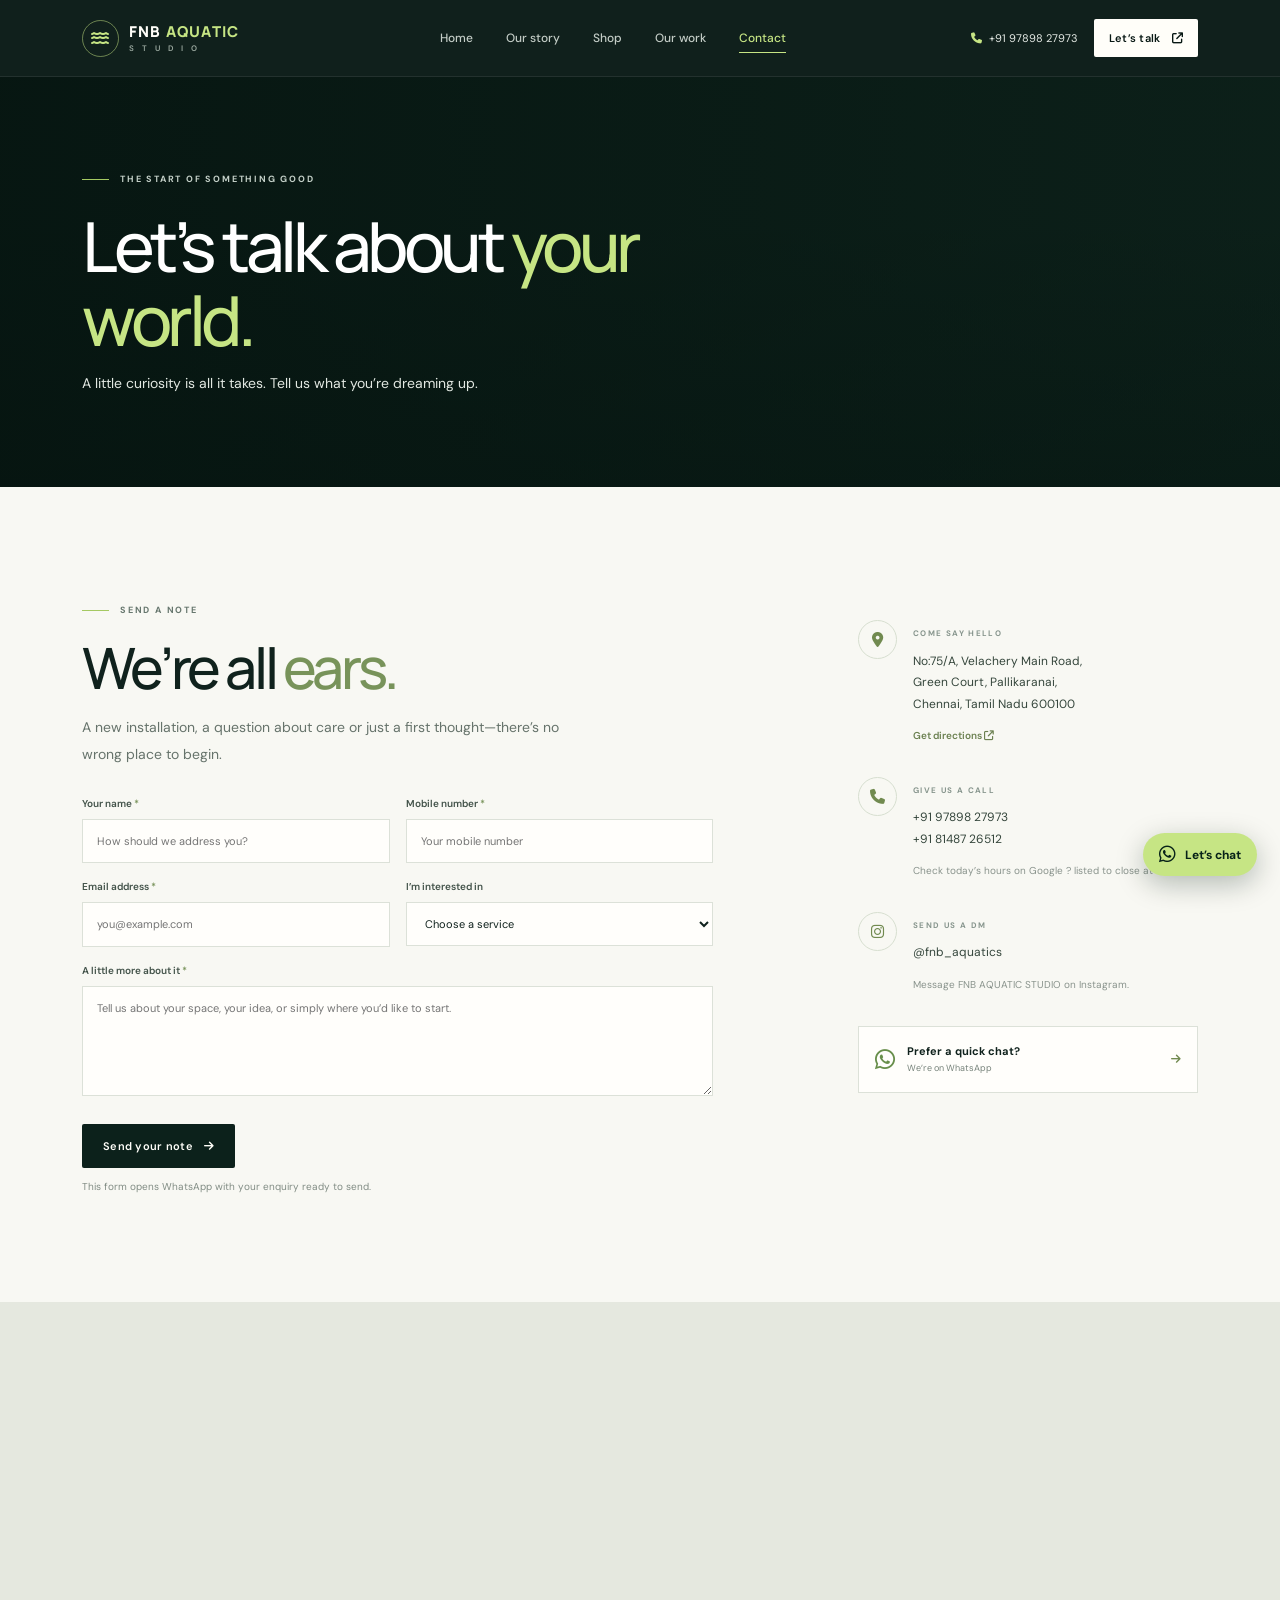
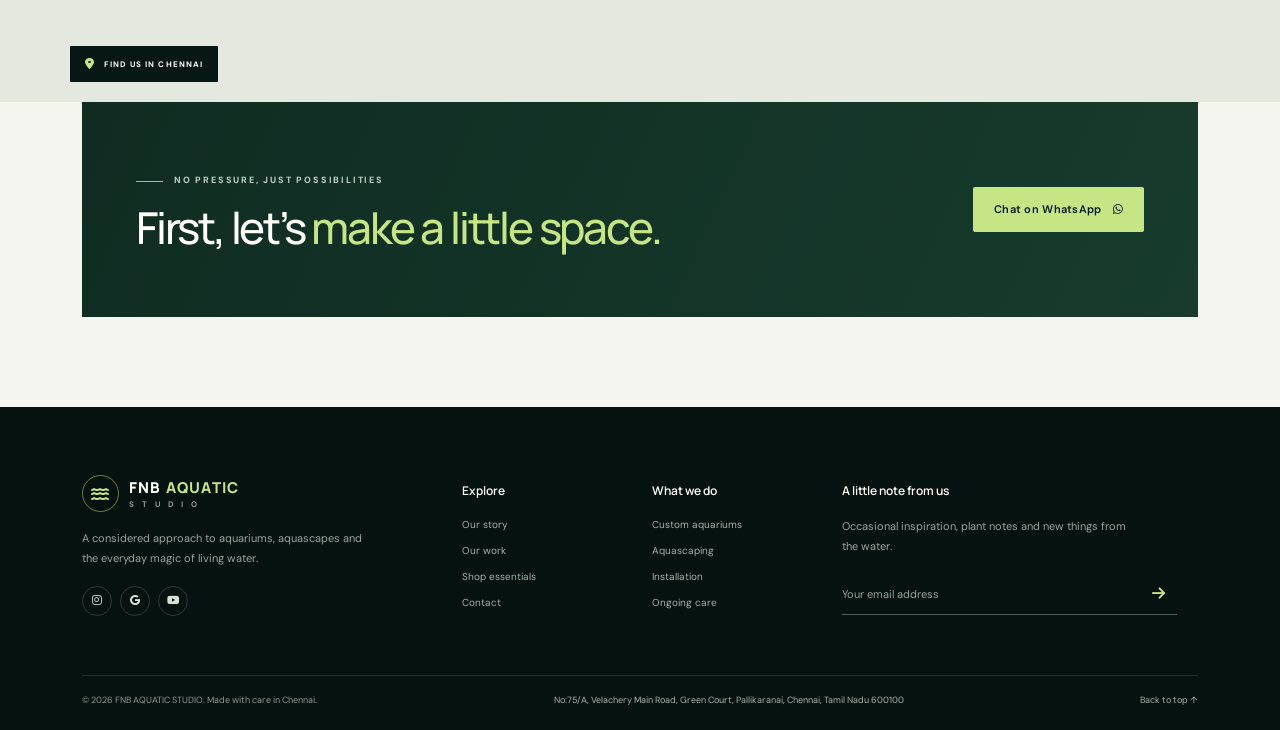
<file: contact.html>
<!doctype html>
<html lang="en">
<head>
  <meta charset="utf-8"><meta name="viewport" content="width=device-width, initial-scale=1"><meta name="theme-color" content="#061411">
  <title>Contact FNB AQUATIC STUDIO | Custom Aquariums in Chennai</title><meta name="description" content="Talk to FNB AQUATIC STUDIO about a custom aquarium, aquascape or maintenance plan. Visit us at No:75/A, Velachery Main Road, Green Court, Pallikaranai, Chennai 600100, or call +91 97898 27973.">
  <meta property="og:type" content="website"><meta property="og:title" content="Let’s talk aquariums | FNB AQUATIC STUDIO"><meta property="og:description" content="Have an idea, a question or just a little curiosity? We’d love to hear from you."><meta property="og:image" content="https://images.unsplash.com/photo-1546026423-cc4642628d2b?auto=format&fit=crop&w=1600&q=85">
  <link rel="preconnect" href="https://fonts.googleapis.com"><link rel="preconnect" href="https://fonts.gstatic.com" crossorigin><link href="https://fonts.googleapis.com/css2?family=DM+Sans:wght@400;500;600;700&family=Manrope:wght@400;500;600;700;800&display=swap" rel="stylesheet"><link href="https://cdn.jsdelivr.net/npm/bootstrap@5.3.3/dist/css/bootstrap.min.css" rel="stylesheet"><link rel="stylesheet" href="https://cdnjs.cloudflare.com/ajax/libs/font-awesome/6.5.2/css/all.min.css"><link rel="stylesheet" href="https://unpkg.com/aos@2.3.4/dist/aos.css"><link rel="stylesheet" href="https://cdn.jsdelivr.net/npm/swiper@11/swiper-bundle.min.css"><link rel="stylesheet" href="css/style.css">
  <script type="application/ld+json">{"@context":"https://schema.org","@type":"ContactPage","name":"Contact FNB AQUATIC STUDIO","mainEntity":{"@type":"LocalBusiness","name":"FNB AQUATIC STUDIO","telephone":"+919789827973","contactPoint":{"@type":"ContactPoint","telephone":"+918148726512","contactType":"customer service"},"address":{"@type":"PostalAddress","streetAddress":"No:75/A, Velachery Main Road, Green Court","addressLocality":"Pallikaranai, Chennai","addressRegion":"Tamil Nadu","postalCode":"600100","addressCountry":"IN"}}}</script>
</head>
<body>
  <div class="site-loader" aria-hidden="true"><span class="loader-mark"><i class="fa-solid fa-fish-fins"></i></span><span class="loader-word">FNB AQUATIC STUDIO</span></div>
  <header id="top" class="site-header"><nav class="navbar navbar-expand-lg" aria-label="Main navigation"><div class="container"><a class="navbar-brand brand-lockup" href="index.html" aria-label="FNB AQUATIC STUDIO home"><span class="brand-symbol"><i class="fa-solid fa-water"></i></span><span>FNB<span class="brand-accent"> AQUATIC</span><small>S T U D I O</small></span></a><button class="navbar-toggler" type="button" data-bs-toggle="collapse" data-bs-target="#mainNav" aria-controls="mainNav" aria-expanded="false" aria-label="Toggle navigation"><span class="navbar-toggler-icon"><i class="fa-solid fa-bars"></i></span></button><div class="collapse navbar-collapse" id="mainNav"><ul class="navbar-nav mx-auto"><li class="nav-item"><a class="nav-link" href="index.html">Home</a></li><li class="nav-item"><a class="nav-link" href="about.html">Our story</a></li><li class="nav-item"><a class="nav-link" href="products.html">Shop</a></li><li class="nav-item"><a class="nav-link" href="works.html">Our work</a></li><li class="nav-item"><a class="nav-link active" aria-current="page" href="contact.html">Contact</a></li></ul><div class="nav-actions"><a class="nav-phone" href="tel:+919789827973"><i class="fa-solid fa-phone"></i><span>+91 97898 27973</span></a><a class="btn btn-cream btn-sm" href="https://wa.me/919789827973?text=Hello%2C%20I%20would%20like%20to%20know%20more%20about%20your%20aquarium%20services." target="_blank" rel="noopener noreferrer">Let’s talk <i class="fa-solid fa-arrow-up-right-from-square ms-2"></i></a></div></div></div></nav></header>
  <main><section class="page-hero contact-hero"><div class="page-hero-shade"></div><div class="container page-hero-content" data-aos="fade-up"><span class="eyebrow eyebrow-light"><span class="eyebrow-line"></span> THE START OF SOMETHING GOOD</span><h1>Let’s talk about <em>your world.</em></h1><p>A little curiosity is all it takes. Tell us what you’re dreaming up.</p></div></section>
    <section class="contact-section section-pad"><div class="container"><div class="row g-5"><div class="col-lg-7" data-aos="fade-up"><span class="eyebrow"><span class="eyebrow-line"></span> SEND A NOTE</span><h2 class="display-heading">We’re all <em>ears.</em></h2><p class="body-copy contact-lead">A new installation, a question about care or just a first thought—there’s no wrong place to begin.</p>
      <form class="contact-form" data-contact-form>
        <div class="row g-3"><div class="col-md-6"><label for="contactName">Your name <span>*</span></label><input id="contactName" name="name" type="text" autocomplete="name" placeholder="How should we address you?" required></div><div class="col-md-6"><label for="contactPhone">Mobile number <span>*</span></label><input id="contactPhone" name="phone" type="tel" inputmode="tel" autocomplete="tel" pattern="[0-9+(). -]{7,20}" placeholder="Your mobile number" required></div><div class="col-md-6"><label for="contactEmail">Email address <span>*</span></label><input id="contactEmail" name="email" type="email" autocomplete="email" placeholder="you@example.com" required></div><div class="col-md-6"><label for="contactService">I’m interested in</label><select id="contactService" name="service"><option value="">Choose a service</option><option>Custom aquarium design</option><option>Aquarium installation</option><option>Maintenance and care</option><option>Products and plants</option><option>Something else</option></select></div><div class="col-12"><label for="contactMessage">A little more about it <span>*</span></label><textarea id="contactMessage" name="message" rows="5" placeholder="Tell us about your space, your idea, or simply where you’d like to start." required></textarea></div><div class="col-12"><button class="btn btn-dark-green" type="submit">Send your note <i class="fa-solid fa-arrow-right ms-2"></i></button><p class="form-feedback contact-feedback" aria-live="polite">This form opens WhatsApp with your enquiry ready to send.</p></div></div>
      </form></div>
      <aside class="col-lg-4 offset-lg-1 contact-details" data-aos="fade-up" data-aos-delay="100"><div class="contact-detail"><span class="detail-icon"><i class="fa-solid fa-location-dot"></i></span><div><span class="card-kicker">COME SAY HELLO</span><p>No:75/A, Velachery Main Road,<br>Green Court, Pallikaranai,<br>Chennai, Tamil Nadu 600100</p><a href="https://www.google.com/maps?cid=12288504352378190174" target="_blank" rel="noopener noreferrer">Get directions <i class="fa-solid fa-arrow-up-right-from-square"></i></a></div></div><div class="contact-detail"><span class="detail-icon"><i class="fa-solid fa-phone"></i></span><div><span class="card-kicker">GIVE US A CALL</span><p><a href="tel:+919789827973">+91 97898 27973</a><br><a href="tel:+918148726512">+91 81487 26512</a></p><span class="detail-sub"><a href="https://www.google.com/maps?cid=12288504352378190174" target="_blank" rel="noopener noreferrer">Check today’s hours on Google ? listed to close at 10 PM</a></span></div></div><div class="contact-detail"><span class="detail-icon"><i class="fa-brands fa-instagram"></i></span><div><span class="card-kicker">SEND US A DM</span><p><a href="https://www.instagram.com/fnb_aquatics/" target="_blank" rel="noopener noreferrer">@fnb_aquatics</a></p><span class="detail-sub">Message FNB AQUATIC STUDIO on Instagram.</span></div></div><a class="contact-whatsapp" href="https://wa.me/919789827973?text=Hello%2C%20I%20would%20like%20to%20know%20more%20about%20your%20aquarium%20services." target="_blank" rel="noopener noreferrer"><i class="fa-brands fa-whatsapp"></i><span><strong>Prefer a quick chat?</strong><small>We’re on WhatsApp</small></span><i class="fa-solid fa-arrow-right"></i></a></aside></div></div></section>
    <section class="map-section"><iframe title="Map showing the FNB AQUATIC STUDIO area in Chennai" src="https://maps.google.com/maps?q=FNB%20Aquatic%20Studio%2C%20No%3A75%2FA%2C%20Velachery%20Main%20Road%2C%20Green%20Court%2C%20Pallikaranai%2C%20Chennai%2C%20Tamil%20Nadu%20600100&amp;output=embed" loading="lazy" referrerpolicy="no-referrer-when-downgrade" allowfullscreen></iframe><div class="map-label"><i class="fa-solid fa-location-dot"></i><span>FIND US IN CHENNAI</span></div></section>
    <section class="closing-cta"><div class="container"><div class="cta-panel"><div><span class="eyebrow eyebrow-light"><span class="eyebrow-line"></span> NO PRESSURE, JUST POSSIBILITIES</span><h2>First, let’s <em>make a little space.</em></h2></div><a class="btn btn-lime" href="https://wa.me/919789827973?text=Hello%2C%20I%20would%20like%20to%20know%20more%20about%20your%20aquarium%20services." target="_blank" rel="noopener noreferrer">Chat on WhatsApp <i class="fa-brands fa-whatsapp ms-2"></i></a></div></div></section>
  </main>
  <footer class="site-footer"><div class="container"><div class="row gy-5 footer-main"><div class="col-lg-4"><a class="brand-lockup footer-brand" href="index.html"><span class="brand-symbol"><i class="fa-solid fa-water"></i></span><span>FNB<span class="brand-accent"> AQUATIC</span><small>S T U D I O</small></span></a><p class="footer-intro">A considered approach to aquariums, aquascapes and the everyday magic of living water.</p><div class="social-links"><a href="https://www.instagram.com/fnb_aquatics/" aria-label="Instagram"><i class="fa-brands fa-instagram"></i></a><a href="https://www.google.com/maps?cid=12288504352378190174" aria-label="Google reviews"><i class="fa-brands fa-google"></i></a><a href="https://www.youtube.com/@FNB-AQUATICS" aria-label="YouTube"><i class="fa-brands fa-youtube"></i></a></div></div><div class="col-6 col-lg-2"><h2 class="footer-title">Explore</h2><a href="about.html">Our story</a><a href="works.html">Our work</a><a href="products.html">Shop essentials</a><a href="contact.html">Contact</a></div><div class="col-6 col-lg-2"><h2 class="footer-title">What we do</h2><a href="contact.html">Custom aquariums</a><a href="contact.html">Aquascaping</a><a href="contact.html">Installation</a><a href="contact.html">Ongoing care</a></div><div class="col-lg-4"><h2 class="footer-title">A little note from us</h2><p class="footer-intro">Occasional inspiration, plant notes and new things from the water.</p><form class="newsletter-form" data-newsletter><label class="visually-hidden" for="newsletterEmail">Your email address</label><input id="newsletterEmail" type="email" placeholder="Your email address" required><button type="submit" aria-label="Subscribe"><i class="fa-solid fa-arrow-right"></i></button></form><p class="form-feedback newsletter-feedback" aria-live="polite"></p></div></div><div class="footer-bottom"><span>© <span data-year></span> FNB AQUATIC STUDIO. Made with care in Chennai.</span><a href="contact.html">No:75/A, Velachery Main Road, Green Court, Pallikaranai, Chennai, Tamil Nadu 600100</a><a href="#top" class="back-top">Back to top ↑</a></div></div></footer>
  <a class="whatsapp-float" href="https://wa.me/919789827973?text=Hello%2C%20I%20would%20like%20to%20know%20more%20about%20your%20aquarium%20services." target="_blank" rel="noopener noreferrer" aria-label="Chat with FNB AQUATIC STUDIO on WhatsApp"><i class="fa-brands fa-whatsapp"></i><span>Let’s chat</span></a><button class="scroll-top" type="button" aria-label="Scroll to top"><i class="fa-solid fa-arrow-up"></i></button>
  <script src="https://cdn.jsdelivr.net/npm/bootstrap@5.3.3/dist/js/bootstrap.bundle.min.js"></script><script src="https://cdn.jsdelivr.net/npm/swiper@11/swiper-bundle.min.js"></script><script src="https://unpkg.com/aos@2.3.4/dist/aos.js"></script><script src="js/main.js"></script>
</body>
</html>
</file>
<file: css/style.css>
:root {
  --ink: #10221d;
  --deep: #071713;
  --deep-2: #0c211b;
  --muted: #78847d;
  --paper: #f5f5ef;
  --white: #fffef9;
  --lime: #c6e584;
  --lime-dark: #a5c962;
  --line: rgba(23, 48, 39, .14);
  --serif: "Manrope", sans-serif;
  --sans: "DM Sans", sans-serif;
  --ease: cubic-bezier(.2, .75, .25, 1);
}
* { box-sizing: border-box; }
html { scroll-behavior: smooth; scroll-padding-top: 90px; }
body { margin: 0; color: var(--ink); background: var(--paper); font-family: var(--sans); font-size: 15px; -webkit-font-smoothing: antialiased; }
body.modal-open { overflow: hidden; }
img { display: block; max-width: 100%; }
a { color: inherit; text-decoration: none; }
button, input, select, textarea { font: inherit; }
::selection { color: var(--deep); background: var(--lime); }
.site-loader { position: fixed; z-index: 2000; inset: 0; display: flex; align-items: center; justify-content: center; flex-direction: column; gap: 13px; color: var(--lime); background: var(--deep); transition: opacity .55s ease, visibility .55s ease; }
.site-loader.is-hidden { visibility: hidden; opacity: 0; }
.loader-mark { font-size: 34px; animation: loader-float 1.2s ease-in-out infinite alternate; }
.loader-word { font: 700 10px var(--serif); letter-spacing: .3em; }
@keyframes loader-float { to { transform: translateY(-9px); } }
.site-header { position: sticky; z-index: 1000; top: 0; color: var(--white); background: rgba(7, 23, 19, .96); border-bottom: 1px solid rgba(255,255,255,.08); backdrop-filter: blur(18px); }
.navbar { min-height: 76px; padding: 12px 0; }
.brand-lockup { display: inline-flex; align-items: center; gap: 10px; color: var(--white); font: 800 15px/1 var(--serif); letter-spacing: .08em; }
.brand-lockup:hover { color: var(--white); }
.brand-lockup small { display: block; margin-top: 5px; font: 600 8px/1 var(--sans); letter-spacing: .37em; color: #9aa89f; }
.brand-accent { color: var(--lime); }
.brand-symbol { display: grid; width: 37px; height: 37px; place-items: center; color: var(--lime); border: 1px solid rgba(198,229,132,.5); border-radius: 50%; font-size: 16px; }
.navbar-nav { gap: 9px; }
.navbar-nav .nav-link { position: relative; padding: 11px 12px !important; color: #c3ccc6; font-size: 12px; font-weight: 500; transition: color .2s ease; }
.navbar-nav .nav-link::after { position: absolute; right: 12px; bottom: 5px; left: 12px; height: 1px; background: var(--lime); content: ""; transform: scaleX(0); transform-origin: left; transition: transform .25s ease; }
.navbar-nav .nav-link:hover, .navbar-nav .nav-link.active { color: var(--lime); }
.navbar-nav .nav-link:hover::after, .navbar-nav .nav-link.active::after { transform: scaleX(1); }
.navbar-toggler { border-color: rgba(255,255,255,.24); box-shadow: none !important; }
.navbar-toggler-icon { display: grid; width: 24px; height: 24px; place-items: center; color: var(--white); background: none; font-size: 17px; }
.nav-actions { display: flex; align-items: center; gap: 16px; }
.nav-phone { color: #e6ebe6; font-size: 11px; white-space: nowrap; }
.nav-phone i { margin-right: 7px; color: var(--lime); }
.btn { border-radius: 2px; padding: 13px 20px; font-size: 11px; font-weight: 600; letter-spacing: .025em; transition: transform .2s var(--ease), background .2s ease, color .2s ease; }
.btn:hover { transform: translateY(-2px); }
.btn-sm { padding: 10px 14px; }
.btn-cream { color: var(--deep); background: var(--white); }
.btn-cream:hover { color: var(--deep); background: var(--lime); }
.btn-lime { color: var(--deep); background: var(--lime); }
.btn-lime:hover { color: var(--deep); background: #daf6a5; }
.btn-outline-light { border: 1px solid rgba(255,255,255,.55); color: white; }
.btn-outline-light:hover { color: var(--deep); background: white; }
.btn-dark-green { color: var(--white); background: var(--deep-2); }
.btn-dark-green:hover { color: var(--deep); background: var(--lime); }
.home-hero { position: relative; min-height: min(750px, calc(100svh - 76px)); overflow: hidden; color: white; background: var(--deep); }
.hero-image { position: absolute; inset: 0; background: url("https://images.unsplash.com/photo-1524704654690-b56c05c78a00?auto=format&fit=crop&w=2200&q=90") center 54%/cover; transform: scale(1.025); animation: hero-zoom 14s ease-out forwards; }
@keyframes hero-zoom { to { transform: scale(1.09); } }
.hero-shade, .page-hero-shade { position: absolute; inset: 0; background: linear-gradient(90deg, rgba(5,19,15,.9) 0%, rgba(5,19,15,.71) 43%, rgba(5,19,15,.08) 100%), linear-gradient(0deg, rgba(5,19,15,.58), transparent 45%); }
.hero-content { position: relative; display: flex; min-height: min(750px, calc(100svh - 76px)); align-items: center; }
.hero-copy { max-width: 680px; padding: 84px 0 115px; }
.eyebrow { display: inline-flex; align-items: center; gap: 11px; color: #66766d; font-size: 9px; font-weight: 700; letter-spacing: .2em; }
.eyebrow-light { color: #c4d0c8; }
.eyebrow-line { display: inline-block; width: 27px; height: 1px; background: var(--lime-dark); }
.hero-copy h1, .page-hero h1 { max-width: 720px; margin: 24px 0 19px; font: 500 clamp(44px, 7.2vw, 82px)/1.08 var(--serif); letter-spacing: -.065em; }
.hero-copy h1 em, .page-hero h1 em, .display-heading em, .cta-panel h2 em { color: var(--lime); font-style: normal; }
.hero-copy > p, .page-hero-content > p { max-width: 480px; margin: 0; color: #e2e8e2; font-size: 15px; line-height: 1.8; }
.hero-buttons { display: flex; flex-wrap: wrap; gap: 12px; margin-top: 30px; }
.hero-note { display: flex; align-items: center; gap: 9px; margin-top: 54px; color: #c6d0c9; font-size: 10px; letter-spacing: .04em; }
.note-dot { width: 6px; height: 6px; border-radius: 50%; background: var(--lime); box-shadow: 0 0 14px var(--lime); }
.hero-scroll { position: absolute; bottom: 37px; left: 12px; display: flex; align-items: center; gap: 14px; color: #d4ddd6; font-size: 8px; letter-spacing: .18em; }
.hero-scroll i { color: var(--lime); animation: scroll-bob 1.5s ease infinite; }
@keyframes scroll-bob { 50% { transform: translateY(5px); } }
.hero-index { position: absolute; right: 25px; bottom: 42px; display: flex; align-items: center; gap: 10px; color: #e5eae6; font-size: 9px; }
.hero-index > span:first-child { color: var(--lime); }
.index-rule { width: 47px; height: 1px; background: rgba(255,255,255,.47); }
.hero-orb { position: absolute; z-index: 1; border: 1px solid rgba(198,229,132,.25); border-radius: 50%; pointer-events: none; }
.orb-one { top: 16%; right: 15%; width: 140px; height: 140px; animation: orb-float 7s ease-in-out infinite alternate; }
.orb-two { right: 28%; bottom: 18%; width: 44px; height: 44px; background: rgba(198,229,132,.08); animation: orb-float 5s ease-in-out infinite alternate-reverse; }
@keyframes orb-float { to { transform: translate3d(0,-18px,0); } }
.section-pad { padding: 108px 0; }
.display-heading { max-width: 700px; margin: 17px 0 0; font: 500 clamp(34px, 4.8vw, 57px)/1.14 var(--serif); letter-spacing: -.06em; }
.display-heading em { color: #78935a; }
.body-copy { color: #66736b; font-size: 14px; line-height: 1.9; }
.text-link { display: inline-flex; align-items: center; gap: 15px; margin-top: 15px; color: var(--ink); font-size: 11px; font-weight: 700; transition: gap .2s ease; }
.text-link:hover { gap: 21px; color: #617746; }
.text-link i { color: #81985a; }
.intro-section { background: var(--paper); }
.stat-row { display: grid; grid-template-columns: repeat(4,1fr); margin-top: 76px; padding-top: 27px; border-top: 1px solid var(--line); }
.stat-item { display: flex; flex-direction: column; gap: 7px; padding: 0 18px; border-right: 1px solid var(--line); }
.stat-item:first-child { padding-left: 0; }
.stat-item:last-child { border: 0; }
.stat-item strong { color: var(--ink); font: 600 clamp(28px, 4vw, 42px)/1 var(--serif); letter-spacing: -.06em; }
.stat-item strong > i:not(.stat-star) { color: #839b5e; font-style: normal; }
.stat-item > span { color: var(--muted); font-size: 10px; }
.stat-star { margin-left: 7px; color: #90a666; font-size: 13px; vertical-align: middle; }
.section-dark { color: var(--white); background: var(--deep); }
.section-dark .display-heading { color: var(--white); }
.section-dark .display-heading em { color: var(--lime); }
.section-heading-row { display: flex; align-items: flex-end; justify-content: space-between; gap: 30px; }
.text-link-light { color: #e4e9e4; }
.project-card { display: block; height: 100%; color: inherit; }
.project-image { position: relative; overflow: hidden; aspect-ratio: 1.17/1; background: #18352a; }
.project-image img, .shop-image img { width: 100%; height: 100%; object-fit: cover; transition: transform .65s var(--ease); }
.project-card:hover .project-image img, .shop-card:hover .shop-image img { transform: scale(1.06); }
.project-arrow { position: absolute; right: 15px; bottom: 15px; display: grid; width: 38px; height: 38px; place-items: center; color: var(--deep); background: var(--lime); border-radius: 50%; transition: transform .2s ease; }
.project-card:hover .project-arrow { transform: rotate(45deg); }
.project-info { padding-top: 18px; }
.card-kicker { color: #87958d; font-size: 8px; font-weight: 700; letter-spacing: .17em; }
.project-info h3 { margin: 9px 0 5px; font: 600 20px var(--serif); letter-spacing: -.04em; }
.project-info p { margin: 0; color: #a5b0a9; font-size: 11px; line-height: 1.7; }
.products-section { background: #f8f8f3; }
.shop-card { display: block; padding-bottom: 5px; color: var(--ink); }
.shop-image { position: relative; height: 280px; overflow: hidden; background: #e5e9de; }
.shop-tag { position: absolute; top: 14px; left: 14px; padding: 8px 10px; color: var(--ink); background: rgba(248,248,243,.9); font-size: 8px; font-weight: 700; letter-spacing: .12em; }
.shop-info { display: flex; align-items: flex-start; justify-content: space-between; gap: 10px; padding-top: 17px; }
.shop-info h3 { margin: 0 0 5px; font: 600 16px var(--serif); letter-spacing: -.025em; }
.shop-info p { margin: 0; color: var(--muted); font-size: 11px; }
.shop-price { padding-top: 1px; color: #5e7248; font-size: 12px; font-weight: 700; white-space: nowrap; }
.shop-meta { display: flex; justify-content: space-between; margin-top: 16px; padding-top: 12px; border-top: 1px solid var(--line); color: #80975b; font-size: 10px; }
.shop-meta small { color: #89928d; }
.shop-meta > span:last-child { color: var(--ink); font-weight: 600; }
.shop-meta > span:last-child i { margin-left: 5px; color: #82965d; }
.quote-section { position: relative; overflow: hidden; color: white; background: #0b211b; }
.quote-backdrop { position: absolute; inset: 0; opacity: .14; background: url("https://images.unsplash.com/photo-1546026423-cc4642628d2b?auto=format&fit=crop&w=1800&q=75") center/cover; }
.quote-heading { position: relative; margin-bottom: 43px; }
.quote-heading .display-heading { max-width: none; }
.quote-heading .display-heading em { color: var(--lime); }
.review-swiper { max-width: 850px; padding-bottom: 55px; }
.review-card { max-width: 650px; margin: auto; padding: 32px; border: 1px solid rgba(255,255,255,.14); background: rgba(255,255,255,.055); backdrop-filter: blur(14px); }
.review-stars { color: var(--lime); font-size: 13px; letter-spacing: .2em; }
.review-card blockquote { margin: 20px 0 28px; color: #f5f6f1; font: 400 clamp(18px, 3vw, 25px)/1.6 var(--serif); letter-spacing: -.025em; }
.review-person { display: flex; align-items: center; gap: 12px; }
.review-person img { width: 42px; height: 42px; border-radius: 50%; object-fit: cover; }
.review-person div { display: flex; flex-direction: column; gap: 3px; }
.review-person strong { font-size: 11px; }
.review-person div > span { color: #9ba9a0; font-size: 9px; }
.review-google { margin-left: auto; color: #b4c5b9; font-size: 10px; }
.swiper-pagination-bullet { background: #b7c3bc; opacity: .45; }
.swiper-pagination-bullet-active { background: var(--lime); opacity: 1; }
.premium-accordion { border-top: 1px solid var(--line); }
.premium-accordion .accordion-item { border: 0; border-bottom: 1px solid var(--line); background: transparent; }
.premium-accordion .accordion-button { padding: 21px 0; color: var(--ink); background: transparent; box-shadow: none; font: 600 14px var(--serif); }
.premium-accordion .accordion-button:not(.collapsed) { color: #6d844e; }
.premium-accordion .accordion-button::after { width: 15px; height: 15px; background-size: 15px; }
.premium-accordion .accordion-body { max-width: 620px; padding: 0 35px 21px 0; color: #77837b; font-size: 12px; line-height: 1.8; }
.closing-cta { padding: 0 0 90px; background: var(--paper); }
.cta-panel { display: flex; align-items: center; justify-content: space-between; gap: 30px; min-height: 215px; padding: 42px 54px; color: var(--white); background: linear-gradient(115deg,#102c22,#173b2d); }
.cta-panel h2 { max-width: 600px; margin: 13px 0 0; font: 500 clamp(28px,4.5vw,44px)/1.2 var(--serif); letter-spacing: -.05em; }
.cta-panel .btn { flex-shrink: 0; }
.site-footer { padding: 68px 0 22px; color: #e6ece6; background: #06120f; }
.footer-main { padding-bottom: 52px; }
.footer-brand { margin-bottom: 17px; }
.footer-intro { max-width: 285px; margin: 0 0 17px; color: #99a69e; font-size: 11px; line-height: 1.8; }
.social-links { display: flex; gap: 8px; }
.social-links a { display: grid; width: 30px; height: 30px; place-items: center; color: #d8e1d9; border: 1px solid rgba(255,255,255,.16); border-radius: 50%; font-size: 11px; transition: color .2s ease, background .2s ease; }
.social-links a:hover { color: var(--deep); background: var(--lime); }
.footer-title { margin: 7px 0 18px; color: var(--white); font: 600 12px var(--serif); }
.footer-main > div > a:not(.brand-lockup) { display: block; margin: 0 0 11px; color: #a7b1aa; font-size: 10px; }
.footer-main > div > a:not(.brand-lockup):hover, .footer-bottom a:hover { color: var(--lime); }
.newsletter-form { display: flex; max-width: 335px; border-bottom: 1px solid rgba(255,255,255,.32); }
.newsletter-form input { min-width: 0; flex: 1; padding: 12px 0; color: white; border: 0; outline: none; background: transparent; font-size: 11px; }
.newsletter-form input::placeholder { color: #96a39a; }
.newsletter-form button { width: 38px; color: var(--lime); border: 0; background: transparent; }
.form-feedback { color: #9fb68d; font-size: 10px; line-height: 1.5; }
.newsletter-feedback { margin: 8px 0 0; }
.footer-bottom { display: flex; flex-wrap: wrap; justify-content: space-between; gap: 14px; padding-top: 18px; border-top: 1px solid rgba(255,255,255,.12); color: #8c9991; font-size: 9px; }
.footer-bottom a { color: #a9b4ac; }
.whatsapp-float { position: fixed; z-index: 980; right: 23px; bottom: 24px; display: flex; align-items: center; gap: 9px; padding: 12px 16px; color: #072218; border-radius: 30px; background: var(--lime); box-shadow: 0 8px 28px rgba(5,28,18,.28); font-size: 12px; font-weight: 700; transition: transform .2s ease, background .2s ease; }
.whatsapp-float i { font-size: 19px; }
.whatsapp-float:hover { color: #072218; background: #d8f1a3; transform: translateY(-3px); }
.scroll-top { position: fixed; z-index: 979; right: 29px; bottom: 86px; display: grid; width: 38px; height: 38px; place-items: center; color: white; border: 1px solid rgba(255,255,255,.2); border-radius: 50%; background: rgba(7,23,19,.83); opacity: 0; visibility: hidden; transform: translateY(8px); transition: .2s ease; }
.scroll-top.is-visible { opacity: 1; visibility: visible; transform: translateY(0); }

/* Interior page headers */
.page-hero { position: relative; display: flex; min-height: 410px; align-items: center; overflow: hidden; color: white; background-color: #10271f; background-position: center; background-size: cover; }
.about-hero { background-image: url("https://images.unsplash.com/photo-1546026423-cc4642628d2b?auto=format&fit=crop&w=2000&q=85"); }
.products-hero { background-image: url("https://images.unsplash.com/photo-1522069169874-c58ec4b76be5?auto=format&fit=crop&w=2000&q=85"); }
.works-hero { background-image: url("https://images.unsplash.com/photo-1530053969600-caed2596d242?auto=format&fit=crop&w=2000&q=85"); }
.contact-hero { background-image: url("https://images.unsplash.com/photo-1524704654690-b56c05c78a00?auto=format&fit=crop&w=2000&q=85"); }
.page-hero-shade { background: linear-gradient(90deg,rgba(5,19,15,.83),rgba(5,19,15,.37)),linear-gradient(0deg,rgba(5,19,15,.35),transparent 65%); }
.page-hero-content { position: relative; padding-top: 40px; padding-bottom: 44px; }
.page-hero h1 { max-width: 730px; margin: 22px 0 13px; font-size: clamp(42px,6.2vw,69px); }
.page-hero-content > p { max-width: 530px; font-size: 14px; }
.story-section { background: var(--paper); }
.story-image { position: relative; padding: 0 25px 25px 0; }
.story-image::after { position: absolute; z-index: 0; right: 0; bottom: 0; width: 76%; height: 78%; border: 1px solid #a9bc88; content: ""; }
.story-image img { position: relative; z-index: 1; width: 100%; max-height: 490px; object-fit: cover; }
.image-caption { position: absolute; z-index: 2; bottom: 42px; left: 20px; padding: 9px 12px; color: white; background: rgba(7,23,19,.76); font-size: 8px; letter-spacing: .15em; }
.story-section .body-copy { margin-top: 18px; }
.values-section .text-center .display-heading { max-width: none; }
.value-card { min-height: 247px; padding: 26px; border: 1px solid rgba(255,255,255,.14); background: rgba(255,255,255,.035); transition: transform .25s ease, background .25s ease; }
.value-card:hover { background: rgba(255,255,255,.075); transform: translateY(-5px); }
.value-icon { display: grid; width: 42px; height: 42px; margin-bottom: 22px; place-items: center; color: var(--lime); border: 1px solid rgba(198,229,132,.35); border-radius: 50%; }
.value-card h3 { margin: 11px 0 8px; font: 600 20px var(--serif); }
.value-card p { margin: 0; color: #a7b3aa; font-size: 11px; line-height: 1.8; }
.video-intro { max-width: 290px; margin: 0 0 5px; }
.video-card { border: 1px solid var(--line); background: #fff; }
.video-frame { position: relative; overflow: hidden; aspect-ratio: 16/9; background: #0c211b; }
.video-frame iframe { position: absolute; inset: 0; width: 100%; height: 100%; border: 0; }
.video-card > span { display: block; padding: 13px 15px; color: #738077; font-size: 8px; font-weight: 700; letter-spacing: .16em; }
.section-soft { background: #edeee7; }
.mini-product { display: block; color: var(--ink); }
.mini-product img { width: 100%; height: 190px; margin-bottom: 15px; object-fit: cover; transition: transform .35s ease; }
.mini-product { overflow: hidden; }
.mini-product > span { color: #84936f; font-size: 8px; font-weight: 700; letter-spacing: .14em; text-transform: uppercase; }
.mini-product h3 { margin: 7px 0; font: 600 14px var(--serif); }
.mini-product b { color: #657b4e; font-size: 11px; }
.mini-product:hover h3 { color: #69824c; }

/* Product catalogue and accessible quick-view dialog */
.catalog-section, .portfolio-section { background: #f8f8f3; }
.catalog-heading { margin-bottom: 30px; }
.catalog-count { padding-bottom: 8px; color: #78847d; font-size: 10px; }
.filter-bar { display: flex; flex-wrap: wrap; gap: 8px; margin-bottom: 27px; padding: 14px 0; border-top: 1px solid var(--line); border-bottom: 1px solid var(--line); }
.filter-chip { padding: 9px 14px; color: #66736b; border: 1px solid transparent; border-radius: 24px; background: transparent; font-size: 10px; transition: .2s ease; }
.filter-chip:hover { color: var(--ink); border-color: var(--line); }
.filter-chip.active { color: var(--deep); border-color: var(--deep); background: var(--lime); }
.product-grid { min-height: 250px; }
.catalog-card { height: 100%; padding: 0 0 16px; background: white; box-shadow: 0 8px 30px rgba(15,35,27,.035); transition: transform .25s ease, box-shadow .25s ease; }
.catalog-card:hover { box-shadow: 0 15px 38px rgba(15,35,27,.09); transform: translateY(-4px); }
.catalog-image { position: relative; overflow: hidden; aspect-ratio: 1.13/1; background: #e3e9df; }
.catalog-image img { width: 100%; height: 100%; object-fit: cover; transition: transform .45s ease; }
.catalog-card:hover .catalog-image img { transform: scale(1.055); }
.catalog-category { position: absolute; top: 12px; left: 12px; padding: 7px 9px; color: var(--ink); background: rgba(248,248,243,.93); font-size: 8px; font-weight: 700; letter-spacing: .11em; }
.quick-view { position: absolute; right: 12px; bottom: 12px; display: grid; width: 37px; height: 37px; place-items: center; color: var(--deep); border: 0; border-radius: 50%; background: var(--lime); transition: transform .2s ease; }
.quick-view:hover { transform: scale(1.08); }
.catalog-copy { padding: 14px 15px 0; }
.catalog-copy h3 { min-height: 39px; margin: 0 0 8px; font: 600 14px/1.4 var(--serif); }
.catalog-rating { color: #8a9f5d; font-size: 10px; letter-spacing: .08em; }
.catalog-rating small { color: #88938c; letter-spacing: 0; }
.catalog-bottom { display: flex; align-items: center; justify-content: space-between; margin-top: 10px; padding-top: 10px; border-top: 1px solid #edf0e9; }
.catalog-price { color: #536c3a; font-size: 13px; font-weight: 700; }
.catalog-detail-link { color: #61704f; font-size: 9px; font-weight: 600; }
.btn-reset { padding: 0; border: 0; background: transparent; cursor: pointer; }
.catalog-note { display: flex; align-items: center; gap: 10px; margin-top: 30px; padding-top: 18px; border-top: 1px solid var(--line); color: #78847d; font-size: 11px; }
.catalog-note i { color: #80955d; }
.catalog-note a { color: var(--ink); text-decoration: underline; text-underline-offset: 3px; }
.product-modal { position: fixed; z-index: 1500; inset: 0; display: grid; place-items: center; padding: 20px; opacity: 0; visibility: hidden; transition: opacity .25s ease, visibility .25s ease; }
.product-modal.is-open { opacity: 1; visibility: visible; }
.modal-backdrop-custom { position: absolute; inset: 0; background: rgba(4,15,12,.78); backdrop-filter: blur(8px); }
.product-dialog { position: relative; z-index: 1; width: min(850px,100%); max-height: min(90vh,780px); overflow-y: auto; background: #f8f8f3; transform: translateY(12px); transition: transform .25s ease; }
.product-modal.is-open .product-dialog { transform: translateY(0); }
.modal-close { position: absolute; z-index: 2; top: 12px; right: 12px; display: grid; width: 36px; height: 36px; place-items: center; color: var(--deep); border: 0; border-radius: 50%; background: rgba(255,255,255,.92); font-size: 17px; }
.product-modal-content { display: grid; grid-template-columns: 1fr 1fr; min-height: 440px; }
.product-modal-image { width: 100%; height: 100%; min-height: 440px; object-fit: cover; }
.product-modal-info { padding: 46px 34px 34px; }
.product-modal-info h2 { margin: 11px 0; font: 600 27px/1.2 var(--serif); letter-spacing: -.05em; }
.product-modal-info > p { color: #758078; font-size: 12px; line-height: 1.8; }
.modal-price { display: block; margin: 20px 0; color: #536c3a; font: 700 19px var(--serif); }
.modal-list { margin: 0 0 21px; padding: 0; list-style: none; }
.modal-list li { padding: 8px 0; color: #65736a; border-bottom: 1px solid var(--line); font-size: 10px; }
.modal-list i { width: 19px; color: #84995e; }
.modal-whatsapp { display: inline-flex; align-items: center; gap: 9px; color: var(--deep); background: var(--lime); }
.modal-whatsapp:hover { color: var(--deep); background: #d8f1a3; }
.service-intro { max-width: 330px; margin-bottom: 4px; color: #a9b5ad; }
.service-card { position: relative; display: block; min-height: 205px; padding: 22px; color: var(--white); border: 1px solid rgba(255,255,255,.14); background: rgba(255,255,255,.025); transition: background .2s ease, transform .2s ease; }
.service-card:hover { color: white; background: rgba(255,255,255,.075); transform: translateY(-3px); }
.service-card > i { margin: 21px 0 11px; color: var(--lime); font-size: 18px; }
.service-card h3 { margin: 0 0 6px; font: 600 16px var(--serif); }
.service-card p { max-width: 270px; margin: 0; color: #a6b2a9; font-size: 10px; line-height: 1.7; }
.service-number { position: absolute; top: 20px; right: 20px; color: #839287; font-size: 8px; font-weight: 700; letter-spacing: .12em; }
.service-card-cta { background: rgba(198,229,132,.08); }
.service-card-cta > i { position: absolute; right: 18px; bottom: 19px; }
.tip-card { height: 100%; min-height: 180px; padding: 21px 17px; border-top: 1px solid #bdc8b3; background: #f9f9f5; }
.tip-card > span { color: #80945d; font-size: 8px; font-weight: 700; letter-spacing: .15em; }
.tip-card h3 { margin: 17px 0 8px; font: 600 17px var(--serif); }
.tip-card p { margin: 0; color: #758078; font-size: 10px; line-height: 1.7; }
.portfolio-card { position: relative; height: 100%; overflow: hidden; background: #18352a; }
.portfolio-card > img, .portfolio-card > video { display: block; width: 100%; height: 100%; min-height: 270px; aspect-ratio: 1.13/1; object-fit: cover; transition: transform .55s ease; }
.portfolio-card:hover > img { transform: scale(1.06); }
.portfolio-overlay { position: absolute; inset: auto 0 0; padding: 40px 17px 17px; color: white; background: linear-gradient(transparent,rgba(4,18,13,.88)); pointer-events: none; }
.portfolio-overlay span { color: var(--lime); font-size: 8px; font-weight: 700; letter-spacing: .15em; text-transform: uppercase; }
.portfolio-overlay h3 { margin: 6px 0 3px; font: 600 17px var(--serif); }
.portfolio-overlay p { margin: 0; color: #d1dad2; font-size: 9px; }
.portfolio-play { position: absolute; top: 13px; right: 13px; display: grid; width: 34px; height: 34px; place-items: center; color: var(--deep); border-radius: 50%; background: var(--lime); font-size: 10px; }
.lightbox-link { position: absolute; inset: 0; z-index: 1; }
.portfolio-card > video { min-height: 270px; }
.portfolio-card:has(video) .portfolio-overlay { bottom: 35px; }
.contact-section { background: #f8f8f3; }
.contact-lead { max-width: 500px; margin: 15px 0 28px; }
.contact-form label { display: block; margin-bottom: 8px; color: #425249; font-size: 10px; font-weight: 600; }
.contact-form label span { color: #78935a; }
.contact-form input, .contact-form select, .contact-form textarea { width: 100%; padding: 13px 14px; color: var(--ink); border: 1px solid #dce1d8; border-radius: 0; outline: none; background: #fffefb; font-size: 11px; transition: border-color .2s ease, box-shadow .2s ease; }
.contact-form input:focus, .contact-form select:focus, .contact-form textarea:focus { border-color: #879c68; box-shadow: 0 0 0 3px rgba(135,156,104,.12); }
.contact-form textarea { resize: vertical; }
.contact-form .btn { margin-top: 5px; }
.contact-feedback { margin: 11px 0 0; color: #818c84; }
.contact-details { padding-top: 25px; }
.contact-detail { display: flex; gap: 16px; margin-bottom: 31px; }
.detail-icon { display: grid; flex: 0 0 39px; width: 39px; height: 39px; place-items: center; color: #718a50; border: 1px solid #d6decf; border-radius: 50%; }
.contact-detail p { margin: 8px 0; color: #35463c; font-size: 12px; line-height: 1.8; }
.contact-detail p a { color: inherit; }
.contact-detail p a:hover { color: #6c844f; }
.contact-detail > div > a { color: #6b8050; font-size: 10px; font-weight: 600; }
.detail-sub { color: #89938c; font-size: 10px; }
.contact-whatsapp { display: flex; align-items: center; gap: 12px; padding: 16px; color: var(--ink); border: 1px solid #dce1d8; background: #fffefb; }
.contact-whatsapp > i:first-child { color: #678e4a; font-size: 23px; }
.contact-whatsapp > span { display: flex; flex: 1; flex-direction: column; gap: 3px; }
.contact-whatsapp strong { font-size: 11px; }
.contact-whatsapp small { color: #77837b; font-size: 9px; }
.contact-whatsapp > i:last-child { color: #718a50; font-size: 11px; }
.map-section { position: relative; height: 400px; background: #e5e8df; }
.map-section iframe { width: 100%; height: 100%; border: 0; filter: saturate(.7); }
.map-label { position: absolute; bottom: 20px; left: max(calc((100% - 1140px)/2),24px); display: flex; align-items: center; gap: 9px; padding: 12px 15px; color: white; background: var(--deep); font-size: 8px; font-weight: 700; letter-spacing: .13em; }
.map-label i { color: var(--lime); font-size: 12px; }

@media (min-width: 1400px) { .container { max-width: 1180px; } }
@media (max-width: 991.98px) {
  .navbar { min-height: 68px; }
  .navbar-collapse { padding: 15px 0 6px; }
  .navbar-nav { gap: 0; }
  .navbar-nav .nav-link { padding: 10px 0 !important; }
  .navbar-nav .nav-link::after { right: auto; bottom: 5px; left: 0; width: 30px; }
  .nav-actions { justify-content: flex-start; padding: 9px 0 7px; }
  .home-hero, .hero-content { min-height: min(680px, calc(100svh - 68px)); }
  .hero-shade { background: linear-gradient(90deg,rgba(5,19,15,.86),rgba(5,19,15,.46)),linear-gradient(0deg,rgba(5,19,15,.5),transparent 60%); }
  .section-pad { padding: 84px 0; }
  .cta-panel { padding: 36px; }
}
@media (max-width: 767.98px) {
  .section-pad .row.g-5 { --bs-gutter-x: 1.5rem; }
  .home-hero, .hero-content { min-height: 680px; }
  .hero-image { background-position: 58% center; }
  .hero-copy { padding: 65px 0 115px; }
  .hero-copy h1 { font-size: clamp(46px,12vw,68px); }
  .hero-copy > p { max-width: 390px; font-size: 13px; }
  .hero-index { right: 13px; }
  .stat-row { grid-template-columns: repeat(2,1fr); row-gap: 23px; margin-top: 52px; }
  .stat-item:nth-child(2) { border-right: 0; }
  .stat-item:nth-child(3) { padding-left: 0; }
  .section-pad { padding: 72px 0; }
  .section-heading-row { align-items: flex-start; flex-direction: column; gap: 15px; }
  .section-heading-row .text-link { margin-top: 0; }
  .project-image { aspect-ratio: 1.35/1; }
  .shop-image { height: 260px; }
  .quote-heading { margin-bottom: 30px; }
  .review-card { padding: 25px 21px; }
  .cta-panel { align-items: flex-start; flex-direction: column; padding: 32px 25px; }
  .cta-panel .btn { white-space: normal; }
  .footer-bottom { flex-direction: column; }
  .page-hero { min-height: 365px; }
  .page-hero h1 { font-size: clamp(42px,10vw,60px); }
  .video-intro { max-width: 450px; }
  .product-modal-content { grid-template-columns: 1fr; }
  .product-modal-image { height: 240px; min-height: 240px; }
  .product-modal-info { padding: 25px; }
  .product-dialog { max-height: 92vh; }
  .service-card { min-height: 185px; }
  .map-section { height: 320px; }
}
@media (max-width: 480px) {
  .brand-lockup { font-size: 13px; }
  .brand-symbol { width: 33px; height: 33px; }
  .hero-buttons { align-items: flex-start; flex-direction: column; }
  .hero-buttons .btn { min-width: 205px; }
  .hero-note { margin-top: 35px; font-size: 9px; }
  .filter-bar { gap: 4px; }
  .filter-chip { padding: 8px 10px; font-size: 9px; }
  .catalog-count { padding-bottom: 0; }
  .whatsapp-float { right: 14px; bottom: 15px; padding: 11px 13px; }
  .scroll-top { right: 20px; bottom: 72px; }
}
@media (prefers-reduced-motion: reduce) {
  *, *::before, *::after { scroll-behavior: auto !important; animation-duration: .01ms !important; animation-iteration-count: 1 !important; transition-duration: .01ms !important; }
}
</file>
